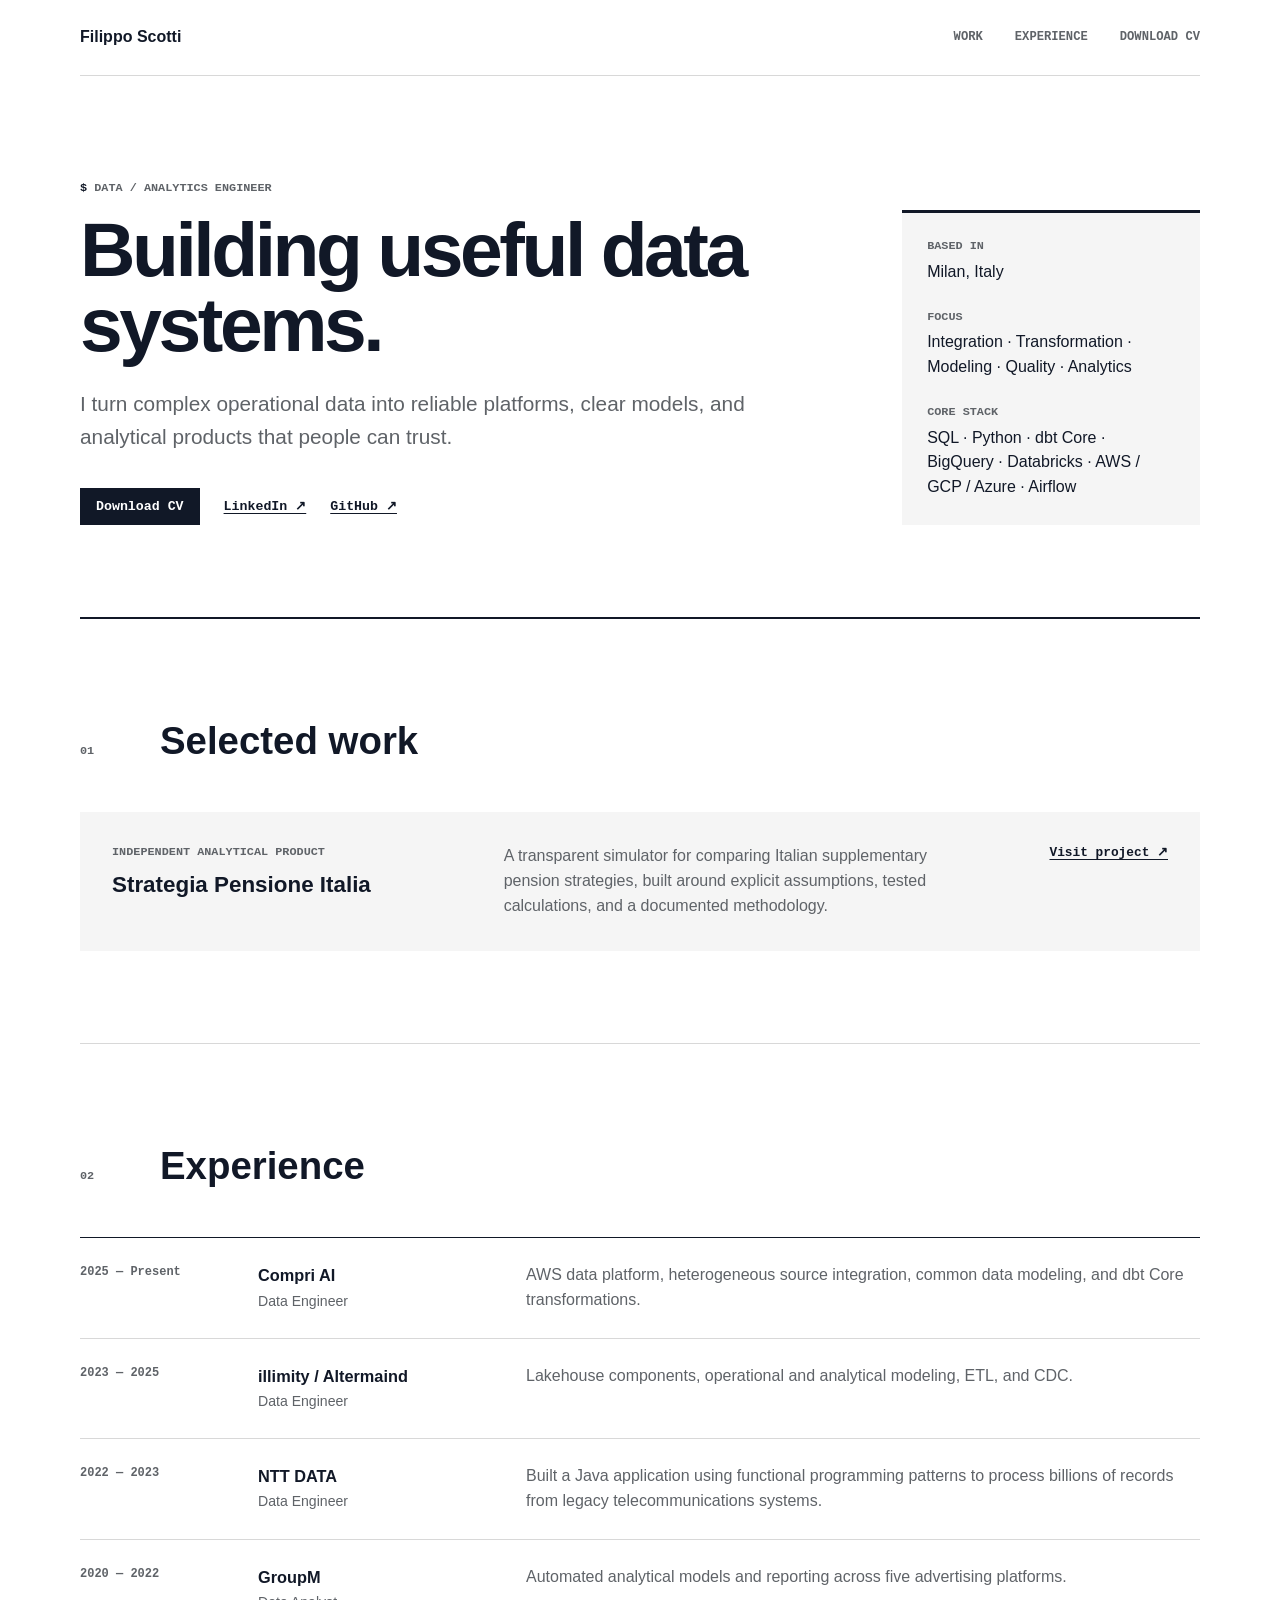
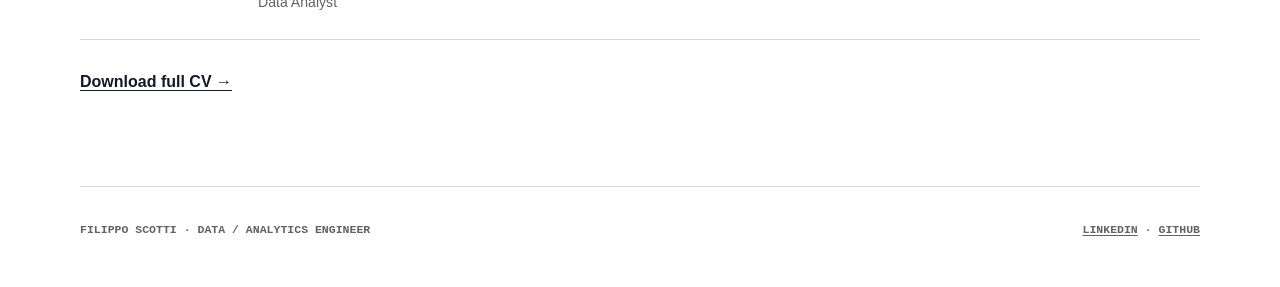
<file: index.html>
<!doctype html>
<html lang="en">
  <head>
    <meta charset="utf-8">
    <meta name="viewport" content="width=device-width, initial-scale=1">
    <title>Filippo Scotti - Data / Analytics Engineer</title>
    <meta name="description" content="Filippo Scotti, Data / Analytics Engineer based in Milan, Italy.">
    <link rel="canonical" href="https://fpiped.github.io/">
    <meta property="og:type" content="profile">
    <meta property="og:title" content="Filippo Scotti - Data / Analytics Engineer">
    <meta property="og:description" content="Data integration, transformation, modeling, and analytical products.">
    <meta property="og:url" content="https://fpiped.github.io/">
    <meta property="og:image" content="https://fpiped.github.io/og.png">
    <meta property="og:image:alt" content="Filippo Scotti - Data / Analytics Engineer">
    <meta name="twitter:card" content="summary_large_image">
    <meta name="twitter:image" content="https://fpiped.github.io/og.png">
    <meta name="theme-color" content="#f5f5f5">
    <link rel="stylesheet" href="styles.css">
  </head>
  <body>
    <header class="site-header">
      <a class="name" href="#top">Filippo Scotti</a>
      <nav aria-label="Primary navigation">
        <a href="#work">Work</a>
        <a href="#experience">Experience</a>
        <a href="cv/filippo-scotti-cv.pdf" download>Download CV</a>
      </nav>
    </header>

    <main id="top">
      <section class="hero" aria-labelledby="hero-title">
        <div class="hero-main">
          <p class="eyebrow">Data / Analytics Engineer</p>
          <h1 id="hero-title">Building useful data systems.</h1>
          <p class="intro">
            I turn complex operational data into reliable platforms, clear
            models, and analytical products that people can trust.
          </p>
          <div class="primary-links">
            <a class="button" href="cv/filippo-scotti-cv.pdf" download>Download CV</a>
            <a href="https://www.linkedin.com/in/filippo-scotti">LinkedIn ↗</a>
            <a href="https://github.com/fpiped">GitHub ↗</a>
          </div>
        </div>
        <aside class="profile-note">
          <p class="label">Based in</p>
          <p>Milan, Italy</p>
          <p class="label">Focus</p>
          <p>Integration · Transformation · Modeling · Quality · Analytics</p>
          <p class="label">Core stack</p>
          <p>SQL · Python · dbt Core · BigQuery · Databricks · AWS / GCP / Azure · Airflow</p>
        </aside>
      </section>

      <section class="work section" id="work" aria-labelledby="work-title">
        <header class="section-title">
          <p>01</p>
          <h2 id="work-title">Selected work</h2>
        </header>
        <article class="project">
          <div>
            <p class="label">Independent analytical product</p>
            <h3>Strategia Pensione Italia</h3>
          </div>
          <p>
            A transparent simulator for comparing Italian supplementary pension
            strategies, built around explicit assumptions, tested calculations,
            and a documented methodology.
          </p>
          <a href="https://strategiapensione.it/">Visit project ↗</a>
        </article>
      </section>

      <section class="section" id="experience" aria-labelledby="experience-title">
        <header class="section-title">
          <p>02</p>
          <h2 id="experience-title">Experience</h2>
        </header>
        <div class="experience-list">
          <article>
            <time>2025 — Present</time>
            <div><h3>Compri AI</h3><p>Data Engineer</p></div>
            <p>AWS data platform, heterogeneous source integration, common data modeling, and dbt Core transformations.</p>
          </article>
          <article>
            <time>2023 — 2025</time>
            <div><h3>illimity / Altermaind</h3><p>Data Engineer</p></div>
            <p>Lakehouse components, operational and analytical modeling, ETL, and CDC.</p>
          </article>
          <article>
            <time>2022 — 2023</time>
            <div><h3>NTT DATA</h3><p>Data Engineer</p></div>
            <p>Built a Java application using functional programming patterns to process billions of records from legacy telecommunications systems.</p>
          </article>
          <article>
            <time>2020 — 2022</time>
            <div><h3>GroupM</h3><p>Data Analyst</p></div>
            <p>Automated analytical models and reporting across five advertising platforms.</p>
          </article>
        </div>
        <a class="cv-link" href="cv/filippo-scotti-cv.pdf" download>Download full CV →</a>
      </section>
    </main>

    <footer>
      <p>Filippo Scotti · Data / Analytics Engineer</p>
      <p><a href="https://www.linkedin.com/in/filippo-scotti">LinkedIn</a> · <a href="https://github.com/fpiped">GitHub</a></p>
    </footer>
  </body>
</html>
</file>
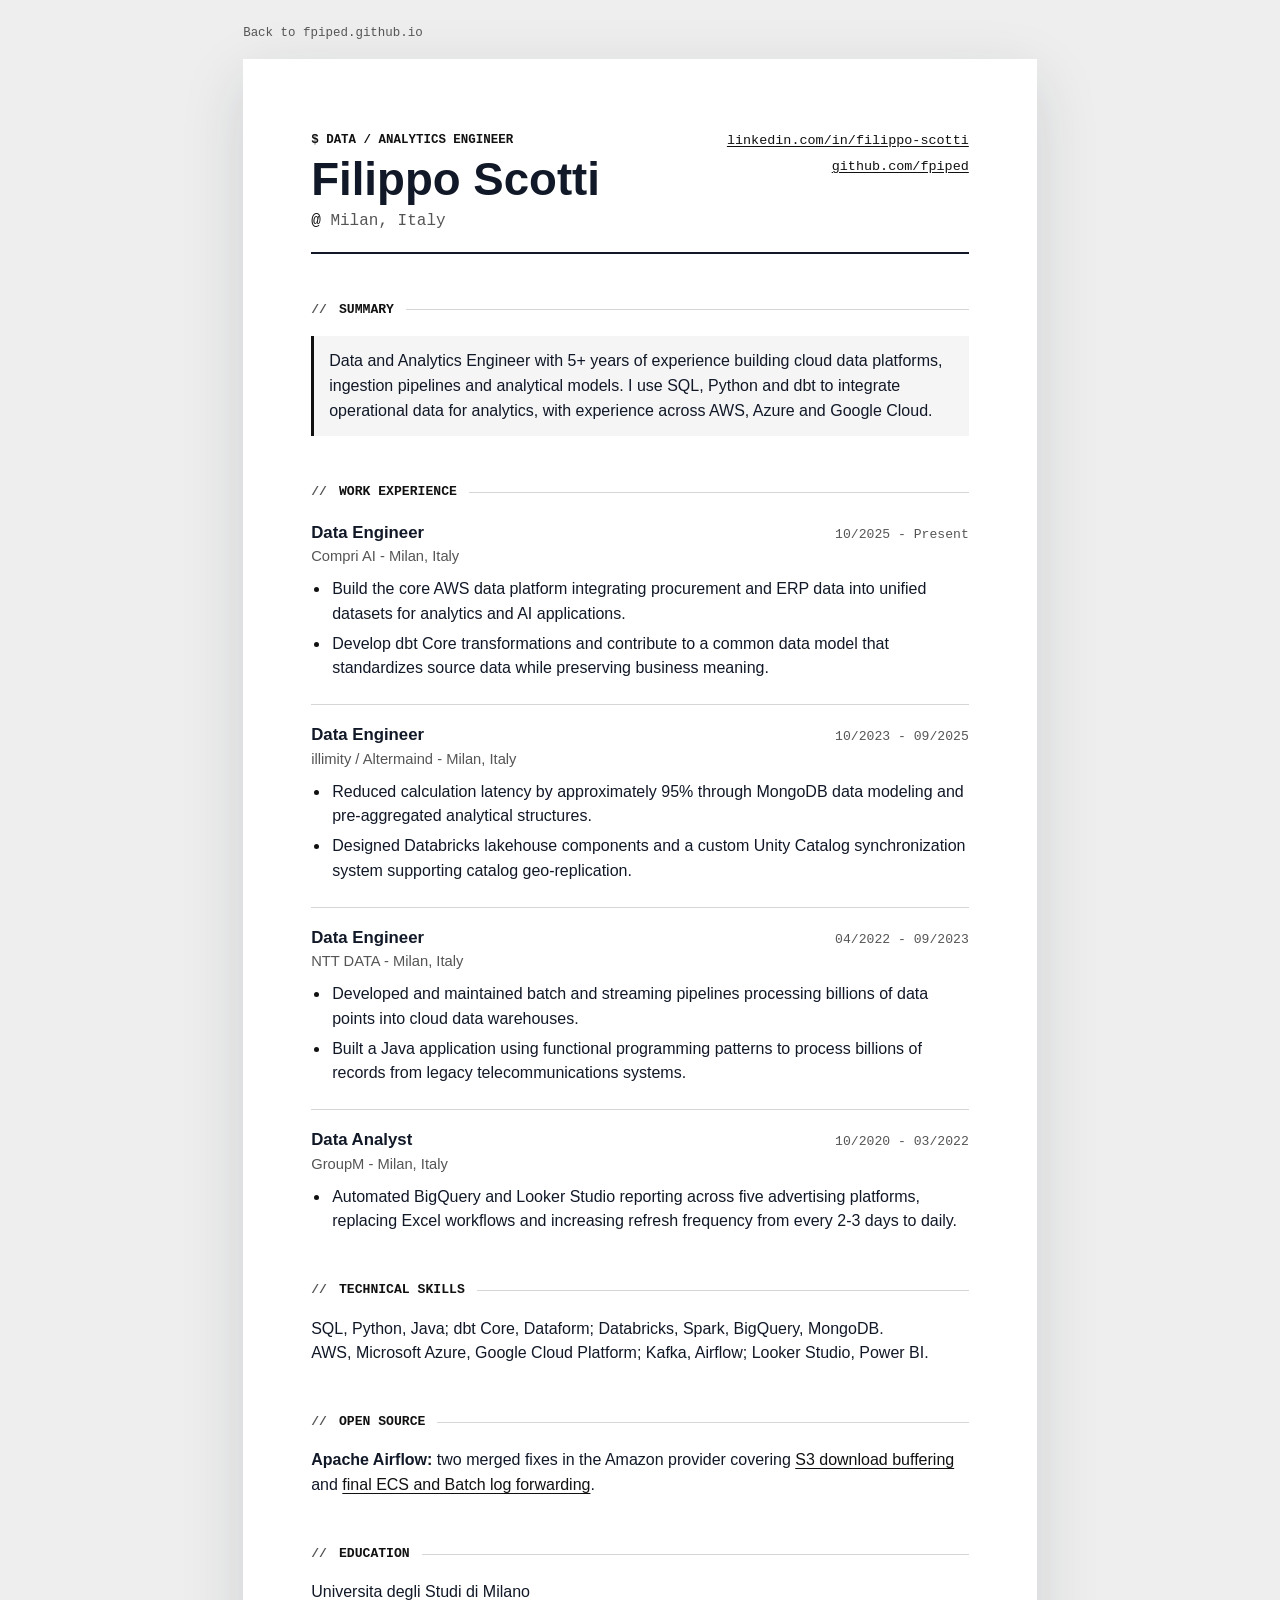
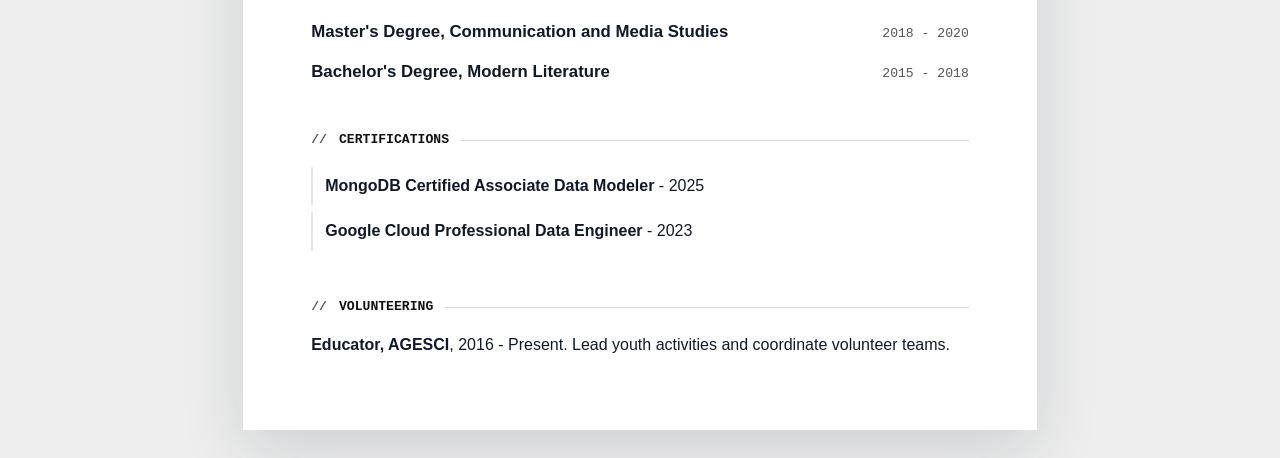
<file: cv/index.html>
<!doctype html>
<html lang="en">
  <head>
    <meta charset="utf-8">
    <meta name="viewport" content="width=device-width, initial-scale=1">
    <title>Filippo Scotti - Data / Analytics Engineer</title>
    <meta
      name="description"
      content="CV of Filippo Scotti, Data / Analytics Engineer based in Italy."
    >
    <link rel="canonical" href="https://fpiped.github.io/cv/">
    <meta property="og:type" content="profile">
    <meta property="og:title" content="Filippo Scotti - Data / Analytics Engineer">
    <meta
      property="og:description"
      content="CV of Filippo Scotti, Data / Analytics Engineer based in Italy."
    >
    <meta property="og:url" content="https://fpiped.github.io/cv/">
    <link rel="stylesheet" href="styles.css">
  </head>
  <body>
    <a class="back-home" href="../">Back to fpiped.github.io</a>
    <main class="cv">
      <header class="hero">
        <div>
          <p class="eyebrow">Data / Analytics Engineer</p>
          <h1>Filippo Scotti</h1>
          <p class="location">Milan, Italy</p>
        </div>
        <address class="contacts" aria-label="Contact details">
          <!-- PDF_CONTACT_DETAILS -->
          <a href="https://www.linkedin.com/in/filippo-scotti" aria-label="LinkedIn profile">linkedin.com/in/filippo-scotti</a>
          <a href="https://github.com/fpiped" aria-label="GitHub profile">github.com/fpiped</a>
        </address>
      </header>

      <section class="section" aria-labelledby="about">
        <h2 id="about">Summary</h2>
        <p class="summary">
          Data and Analytics Engineer with 5+ years of experience building
          cloud data platforms, ingestion pipelines and analytical models.
          I use SQL, Python and dbt to integrate operational data for analytics,
          with experience across AWS, Azure and Google Cloud.
        </p>
      </section>

      <section class="section" aria-labelledby="experience">
        <h2 id="experience">Work Experience</h2>

        <article class="role">
          <header class="role-header">
            <div>
              <h3>Data Engineer</h3>
              <p>Compri AI - Milan, Italy</p>
            </div>
            <time>10/2025 - Present</time>
          </header>
          <ul>
            <li>Build the core AWS data platform integrating procurement and ERP data into unified datasets for analytics and AI applications.</li>
            <li>Develop dbt Core transformations and contribute to a common data model that standardizes source data while preserving business meaning.</li>
          </ul>
        </article>

        <article class="role">
          <header class="role-header">
            <div>
              <h3>Data Engineer</h3>
              <p>illimity / Altermaind - Milan, Italy</p>
            </div>
            <time>10/2023 - 09/2025</time>
          </header>
          <ul>
            <li>Reduced calculation latency by approximately 95% through MongoDB data modeling and pre-aggregated analytical structures.</li>
            <li>Designed Databricks lakehouse components and a custom Unity Catalog synchronization system supporting catalog geo-replication.</li>
          </ul>
        </article>

        <article class="role">
          <header class="role-header">
            <div>
              <h3>Data Engineer</h3>
              <p>NTT DATA - Milan, Italy</p>
            </div>
            <time>04/2022 - 09/2023</time>
          </header>
          <ul>
            <li>Developed and maintained batch and streaming pipelines processing billions of data points into cloud data warehouses.</li>
            <li>Built a Java application using functional programming patterns to process billions of records from legacy telecommunications systems.</li>
          </ul>
        </article>

        <article class="role">
          <header class="role-header">
            <div>
              <h3>Data Analyst</h3>
              <p>GroupM - Milan, Italy</p>
            </div>
            <time>10/2020 - 03/2022</time>
          </header>
          <ul>
            <li>Automated BigQuery and Looker Studio reporting across five advertising platforms, replacing Excel workflows and increasing refresh frequency from every 2-3 days to daily.</li>
          </ul>
        </article>
      </section>

      <section class="section" aria-labelledby="skills">
        <h2 id="skills">Technical Skills</h2>
        <p>SQL, Python, Java; dbt Core, Dataform; Databricks, Spark, BigQuery, MongoDB.<br>
          AWS, Microsoft Azure, Google Cloud Platform; Kafka, Airflow; Looker Studio, Power BI.</p>
      </section>

      <section class="section" aria-labelledby="open-source">
        <h2 id="open-source">Open Source</h2>
        <p><strong>Apache Airflow:</strong> two merged fixes in the Amazon provider covering
          <a href="https://github.com/apache/airflow/pull/62078">S3 download buffering</a> and
          <a href="https://github.com/apache/airflow/pull/73211">final ECS and Batch log forwarding</a>.</p>
      </section>

      <section class="section" aria-labelledby="education">
        <h2 id="education">Education</h2>
        <p>Universita degli Studi di Milano</p>
        <article class="minor-entry">
          <header class="role-header">
            <h3>Master's Degree, Communication and Media Studies</h3>
            <time>2018 - 2020</time>
          </header>
        </article>
        <article class="minor-entry">
          <header class="role-header">
            <h3>Bachelor's Degree, Modern Literature</h3>
            <time>2015 - 2018</time>
          </header>
        </article>
      </section>

      <section class="section" aria-labelledby="certifications">
        <h2 id="certifications">Certifications</h2>
        <ul class="compact-list">
          <li><strong>MongoDB Certified Associate Data Modeler</strong> - 2025</li>
          <li><strong>Google Cloud Professional Data Engineer</strong> - 2023</li>
        </ul>
      </section>

      <section class="section" aria-labelledby="volunteering">
        <h2 id="volunteering">Volunteering</h2>
        <p><strong>Educator, AGESCI</strong>, 2016 - Present. Lead youth activities and coordinate volunteer teams.</p>
      </section>
    </main>
  </body>
</html>
</file>
<file: styles.css>
:root {
  --ink: #111827;
  --muted: #5f6368;
  --soft: #f5f5f5;
  --line: #d8d8d8;
  --paper: #ffffff;
  --mono: "SFMono-Regular", "Cascadia Code", "Roboto Mono", Consolas, "Liberation Mono", Menlo, monospace;
  --sans: Arial, Helvetica, sans-serif;
}

* { box-sizing: border-box; }
html { scroll-behavior: smooth; }
body { margin: 0; color: var(--ink); background: var(--paper); font-family: var(--sans); line-height: 1.55; }
a { color: inherit; text-underline-offset: .2em; }
.site-header, main, footer { width: min(1120px, calc(100% - 48px)); margin-inline: auto; }

.site-header {
  display: flex;
  align-items: center;
  justify-content: space-between;
  min-height: 76px;
  border-bottom: 1px solid var(--line);
}

.name { font-weight: 800; text-decoration: none; }
nav { display: flex; gap: 32px; }
nav a { color: var(--muted); font: 700 .76rem/1 var(--mono); text-decoration: none; text-transform: uppercase; }
nav a:hover, nav a:focus-visible { color: var(--ink); }

.hero {
  display: grid;
  grid-template-columns: minmax(0, 1.55fr) minmax(280px, .65fr);
  gap: clamp(48px, 9vw, 112px);
  align-items: end;
  padding: 104px 0 92px;
  border-bottom: 2px solid var(--ink);
}

.eyebrow, .label, .section-title > p {
  margin: 0;
  color: var(--muted);
  font: 700 .74rem/1.4 var(--mono);
  text-transform: uppercase;
}

.eyebrow::before { content: "$ "; color: var(--ink); }
h1 { max-width: 760px; margin: 15px 0 25px; font-size: clamp(3.3rem, 6vw, 5.6rem); line-height: .98; letter-spacing: -.045em; }
.intro { max-width: 690px; margin: 0; color: var(--muted); font-size: clamp(1.05rem, 1.8vw, 1.3rem); line-height: 1.6; }
.primary-links { display: flex; flex-wrap: wrap; align-items: center; gap: 24px; margin-top: 34px; font: 700 .83rem/1 var(--mono); }
.button { padding: 12px 16px; color: white; background: var(--ink); text-decoration: none; }
.profile-note { padding: 25px; background: var(--soft); border-top: 3px solid var(--ink); }
.profile-note p { margin: 0; }
.profile-note .label:not(:first-child) { margin-top: 24px; }
.profile-note .label { margin-bottom: 5px; }

.section { padding: 92px 0; border-bottom: 1px solid var(--line); }
.section-title { display: grid; grid-template-columns: 80px 1fr; align-items: baseline; margin-bottom: 42px; }
.section-title h2 { margin: 0; font-size: clamp(1.8rem, 3vw, 2.5rem); }
.project { display: grid; grid-template-columns: minmax(240px, .85fr) minmax(280px, 1.25fr) auto; gap: clamp(30px, 5vw, 70px); align-items: start; padding: 32px; background: var(--soft); }
.project h3 { margin: 7px 0 0; font-size: 1.4rem; }
.project > p { margin: 0; color: var(--muted); }
.project > a { font: 700 .8rem/1.4 var(--mono); white-space: nowrap; }

.experience-list { border-top: 1px solid var(--ink); }
.experience-list article { display: grid; grid-template-columns: 150px 240px 1fr; gap: 28px; padding: 25px 0; border-bottom: 1px solid var(--line); }
.experience-list time { color: var(--muted); font: 700 .75rem/1.5 var(--mono); }
.experience-list h3 { margin: 0 0 2px; font-size: 1.02rem; }
.experience-list div p, .experience-list > article > p { margin: 0; color: var(--muted); }
.experience-list div p { font-size: .88rem; }
.cv-link { display: inline-block; margin-top: 30px; font-weight: 700; }

footer { display: flex; justify-content: space-between; gap: 24px; padding: 34px 0 48px; color: var(--muted); font: 700 .72rem/1.5 var(--mono); text-transform: uppercase; }
footer p { margin: 0; }

@media (max-width: 760px) {
  .site-header, main, footer { width: min(100% - 32px, 1120px); }
  .site-header { min-height: 66px; }
  nav { gap: 15px; }
  nav a { font-size: .68rem; }
  .hero { grid-template-columns: 1fr; gap: 48px; padding: 72px 0 58px; }
  h1 { font-size: clamp(3.15rem, 15vw, 4.5rem); }
  .section { padding: 68px 0; }
  .section-title { grid-template-columns: 42px 1fr; }
  .project { grid-template-columns: 1fr; gap: 22px; padding: 24px; }
  .experience-list article { grid-template-columns: 1fr; gap: 8px; }
  footer { display: block; }
  footer p + p { margin-top: 8px; }
}

@media (prefers-reduced-motion: reduce) { html { scroll-behavior: auto; } }
</file>
<file: cv/styles.css>
:root {
  --ink: #111827;
  --muted: #555555;
  --soft: #f5f5f5;
  --line: #d6d6d6;
  --accent: #111111;
  --accent-soft: #e7e7e7;
  --paper: #ffffff;
  --screen: #eeeeee;
  --mono: "SFMono-Regular", "Cascadia Code", "Roboto Mono", Consolas, "Liberation Mono", Menlo, monospace;
  --sans: Arial, Helvetica, sans-serif;
}

* {
  box-sizing: border-box;
}

html {
  background: var(--screen);
  color: var(--ink);
  font-family: var(--sans);
  font-size: 16px;
  line-height: 1.55;
}

body {
  margin: 0;
}

.back-home {
  display: block;
  width: min(100%, 210mm);
  margin: 24px auto -12px;
  color: var(--muted);
  font-family: var(--mono);
  font-size: 0.78rem;
  text-decoration: none;
}

a {
  color: var(--accent);
  text-decoration-color: var(--accent);
  text-underline-offset: 0.18em;
}

.cv {
  width: min(100%, 210mm);
  min-height: 297mm;
  margin: 28px auto;
  padding: 19mm 18mm;
  background: var(--paper);
  box-shadow: 0 20px 60px rgb(23 32 51 / 14%);
}

.hero {
  display: flex;
  align-items: flex-start;
  justify-content: space-between;
  gap: 24px;
  padding-bottom: 18px;
  border-bottom: 2px solid var(--ink);
}

.eyebrow {
  margin: 0 0 6px;
  color: var(--accent);
  font-family: var(--mono);
  font-size: 0.78rem;
  font-weight: 700;
  letter-spacing: 0;
  text-transform: uppercase;
}

.eyebrow::before {
  content: "$ ";
}

h1,
h2,
h3,
p {
  margin-top: 0;
}

h1 {
  margin-bottom: 5px;
  font-size: 2.85rem;
  font-weight: 800;
  line-height: 1.04;
  letter-spacing: 0;
}

.location,
.contacts,
.role-header p,
.date,
time {
  color: var(--muted);
}

.location {
  margin-bottom: 0;
  font-family: var(--mono);
  font-size: 1rem;
}

.location::before {
  content: "@ ";
  color: var(--accent);
}

.contacts {
  display: flex;
  flex-direction: column;
  gap: 5px;
  min-width: 190px;
  font-style: normal;
  font-family: var(--mono);
  font-size: 0.84rem;
  text-align: right;
}

.pdf-contact {
  display: none;
}

.section {
  margin-top: 46px;
}

h2 {
  display: flex;
  align-items: center;
  gap: 12px;
  margin-bottom: 16px;
  color: var(--accent);
  font-family: var(--mono);
  font-size: 0.82rem;
  font-weight: 700;
  letter-spacing: 0;
  text-transform: uppercase;
}

h2::before {
  content: "//";
  color: var(--muted);
  font-weight: 600;
}

h2::after {
  content: "";
  height: 1px;
  flex: 1;
  background: var(--line);
}

.section > p {
  margin-bottom: 0;
}

.summary {
  padding: 13px 15px;
  border-left: 3px solid var(--accent);
  background: var(--soft);
}

.role {
  break-inside: avoid;
  margin-top: 19px;
  padding-bottom: 18px;
  border-bottom: 1px solid var(--line);
}

.role:last-child {
  padding-bottom: 0;
  border-bottom: 0;
}

.role-header {
  display: flex;
  align-items: baseline;
  justify-content: space-between;
  gap: 24px;
  margin-bottom: 9px;
}

h3 {
  margin-bottom: 2px;
  font-size: 1.05rem;
  font-weight: 800;
  line-height: 1.28;
}

.role-header p,
.role-header time {
  margin-bottom: 0;
  font-size: 0.92rem;
}

.role-header time {
  flex: 0 0 auto;
  font-family: var(--mono);
  font-size: 0.82rem;
}

ul {
  margin: 0;
  padding-left: 19px;
}

li {
  margin-bottom: 5px;
  padding-left: 2px;
}

li::marker {
  color: var(--accent);
}

.compact-list {
  list-style: none;
  padding-left: 0;
}

.compact-list li {
  margin-bottom: 7px;
  padding: 7px 0 7px 12px;
  border-left: 2px solid var(--accent-soft);
}

.minor-entry {
  break-inside: avoid;
  margin-top: 16px;
}

.minor-entry p {
  margin-bottom: 0;
}

@media screen and (max-width: 760px) {
  .cv {
    min-height: auto;
    margin: 0;
    padding: 28px 20px;
    box-shadow: none;
  }

  .hero,
  .role-header {
    display: block;
  }

  .contacts {
    margin-top: 14px;
    text-align: left;
  }

  h1 {
    font-size: 2.05rem;
  }

  .role-header time {
    display: block;
    margin-top: 2px;
  }
}

@page {
  size: A4;
  margin: 11mm 14mm;
}

@media print {
  /* Generated labels enter the PDF text layer and can obscure section names. */
  .eyebrow::before,
  .location::before,
  h2::before {
    content: none;
  }

  /* The printed URLs are long; keep them off the name's line. */
  .hero h1 {
    white-space: nowrap;
  }

  .contacts {
    font-size: 8.6pt;
    word-break: break-all;
  }

  .pdf-contact {
    display: block;
  }

  .back-home {
    display: none;
  }

  html {
    background: #ffffff;
    font-size: 10pt;
    line-height: 1.3;
  }

  body {
    margin: 0;
  }

  .cv {
    width: auto;
    min-height: 0;
    margin: 0;
    padding: 0;
    background: #ffffff;
    box-shadow: none;
  }

  .hero {
    padding-bottom: 8px;
  }

  .section {
    margin-top: 8px;
  }

  .role {
    break-inside: avoid;
    margin-top: 6px;
    padding-bottom: 4px;
  }

  .role-header {
    break-after: avoid;
  }

  li,
  .minor-entry {
    break-inside: avoid;
  }

  h1 {
    font-size: 24pt;
  }

  h2 {
    break-after: avoid;
    margin-bottom: 6px;
    font-size: 8.8pt;
  }

  h3 {
    font-size: 10.8pt;
  }

  li {
    margin-bottom: 2px;
  }

  .summary {
    padding: 0;
    border: 0;
    background: none;
  }

  .minor-entry {
    margin-top: 5px;
  }

  .minor-entry .role-header {
    margin-bottom: 0;
  }

  .compact-list li {
    margin-bottom: 2px;
    padding: 0;
    border: 0;
  }
}
</file>
